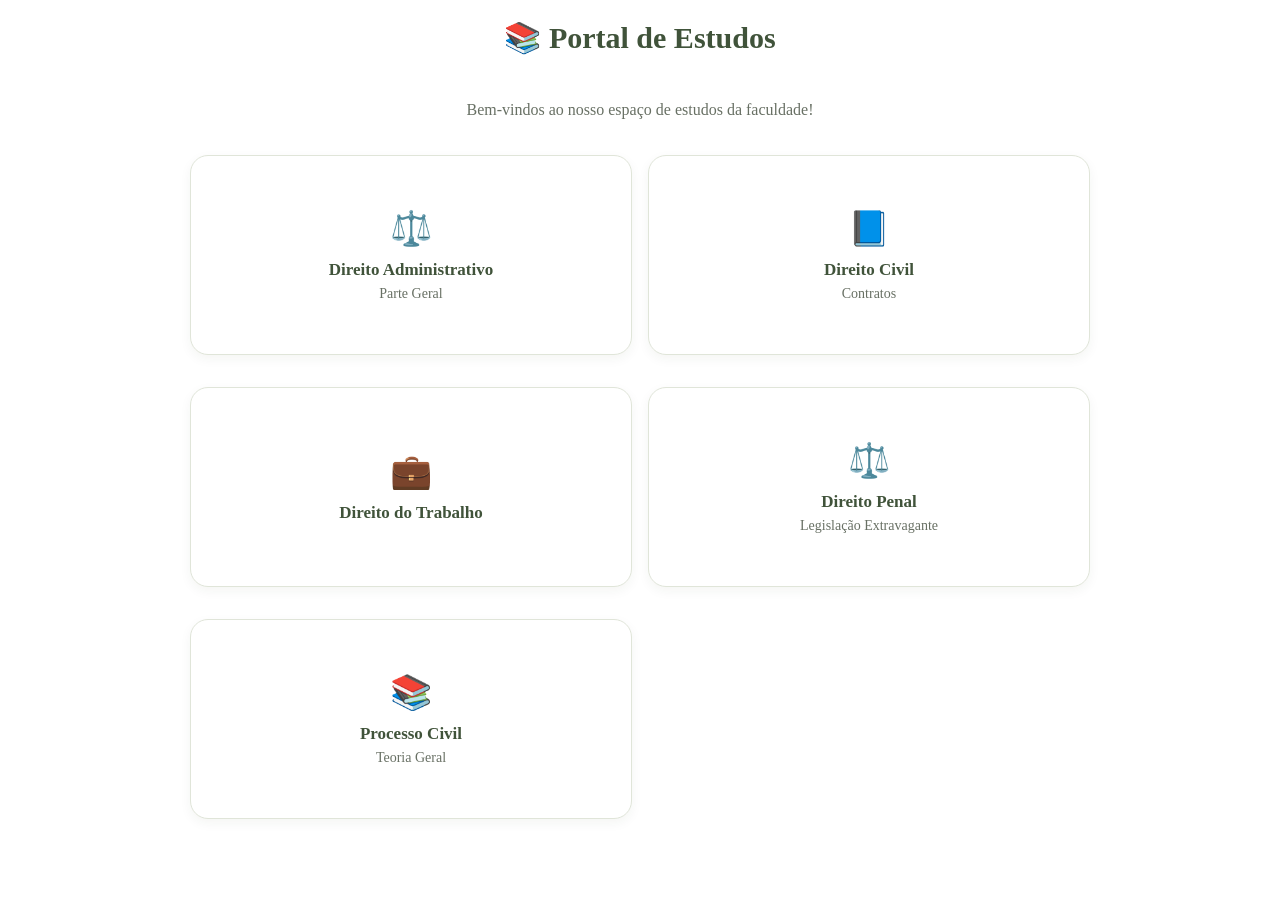
<file: index.html>
<!DOCTYPE html>
<html lang="pt-BR">
<head>
    <meta charset="UTF-8">
    <meta name="viewport" content="width=device-width, initial-scale=1.0">
    <title>Portal de Estudos</title>
    <style>
        .card {
                display: flex;
                    flex-direction: column;
                        align-items: center;
                            justify-content: center;
                                min-height: 150px;
                                    padding: 24px 16px;
                                        background: #ffffff;
                                            color: #40533a;
                                                border: 1px solid #e0e5d9;
                                                    border-radius: 18px;
                                                        text-decoration: none;
                                                            text-align: center;
                                                                box-shadow: 0 4px 12px #26351a0d;
                                                                    margin-bottom: 16px;
                                                                    }

                                                                    .icone {
                                                                        font-size: 34px;
                                                                            margin-bottom: 12px;
                                                                            }

                                                                            .nome {
                                                                                font-size: 17px;
                                                                                    font-weight: bold;
                                                                                    }

                                                                                    .detalhe {
                                                                                        font-size: 14px;
                                                                                            color: #687064;
                                                                                                margin-top: 6px;
                                                                                                }
        }
                            body {
                                    font-family: Arial, sans-serif;
                                            background: #f5f6f1;
                                                    color: #30382d;
                                                            margin: 0;
                                                                    padding: 30px 20px;
                                                                        }

                                                                            h1 {
                                                                                    color: #40533a;
                                                                                            text-align: center;
                                                                                                    font-size: 30px;
                                                                                                            margin-bottom: 10px;
                                                                                                                }

                                                                                                                    p {
                                                                                                                            text-align: center;
                                                                                                                                    color: #687064;
                                                                                                                                            line-height: 1.6;
                                                                                                                                                }

                                                                                                                                                    a {
                                                                                                                                                            text-decoration: none;
                                                                                                                                                                }

                                                                                                                                                                    a:has(button) {
                                                                                                                                                                            display: block;
                                                                                                                                                                                    width: 100%;
                                                                                                                                                                                        }

                                                                                                                                                                                            button {
                                                                                                                                                                                                    width: 100%;
                                                                                                                                                                                                            min-height: 100px;
                                                                                                                                                                                                                    padding: 22px 16px;
                                                                                                                                                                                                                            background: #ffffff;
                                                                                                                                                                                                                                    color: #40533a;
                                                                                                                                                                                                                                            border: 1px solid #e0e5d9;
                                                                                                                                                                                                                                                    border-radius: 16px;
                                                                                                                                                                                                                                                            font-size: 17px;
                                                                                                                                                                                                                                                                    font-weight: bold;
                                                                                                                                                                                                                                                                            text-align: center;
                                                                                                                                                                                                                                                                                    cursor: pointer;
                                                                                                                                                                                                                                                                                            box-shadow: 0 3px 10px #26351a0d;
                                                                                                                                                                                                                                                                                                    transition: 0.2s;
                                                                                                                                                                                                                                                                                                        }

                                                                                                                                                                                                                                                                                                            button:hover {
                                                                                                                                                                                                                                                                                                                    background: #e9eee3;
                                                                                                                                                                                                                                                                                                                            border-color: #718365;
                                                                                                                                                                                                                                                                                                                                }

                                                                                                                                                                                                                                                                                                                                    a:has(button) {
                                                                                                                                                                                                                                                                                                                                            margin-bottom: 14px;
                                                                                                                                                                                                                                                                                                                                                }

                                                                                                                                                                                                                                                                                                                                                    body > a:last-of-type {
                                                                                                                                                                                                                                                                                                                                                            color: #40533a;
                                                                                                                                                                                                                                                                                                                                                                }

                                                                                                                                                                                                                                                                                                                                                                    @media (min-width: 600px) {
                                                                                                                                                                                                                                                                                                                                                                            body {
                                                                                                                                                                                                                                                                                                                                                                                        max-width: 900px;
                                                                                                                                                                                                                                                                                                                                                                                                    margin: 0 auto;
                                                                                                                                                                                                                                                                                                                                                                                                            }

                                                                                                                                                                                                                                                                                                                                                                                                                    body {
                                                                                                                                                                                                                                                                                                                                                                                                                                display: grid;
                                                                                                                                                                                                                                                                                                                                                                                                                                            grid-template-columns: repeat(2, minmax(0, 1fr));
                                                                                                                                                                                                                                                                                                                                                                                                                                                        gap: 16px;
                                                                                                                                                                                                                                                                                                                                                                                                                                                                }

                                                                                                                                                                                                                                                                                                                                                                                                                                                                        h1, p {
                                                                                                                                                                                                                                                                                                                                                                                                                                                                                    grid-column: 1 / -1;
                                                                                                                                                                                                                                                                                                                                                                                                                                                                                            }
                                                                                                                                                                                                                                                                                                                                                                                                                                                                                                }
                                                                                                                                                                                                                                                                                                                                                                                                                                                                                                </style>
</head>
<body>
    <h1>📚 Portal de Estudos</h1>
    <p>Bem-vindos ao nosso espaço de estudos da faculdade!</p>
    <a href="frontend/administrativo.html" class="card">
            <span class="icone">⚖️</span>
                <span class="nome">Direito Administrativo</span>
                    <span class="detalhe">Parte Geral</span>
                    </a>
                                            <a href="frontend/civil.html" class="card">
                                                    <span class="icone">📘</span>
                                                        <span class="nome">Direito Civil</span>
                                                            <span class="detalhe">Contratos</span>
                                                            </a>
    <a href="frontend/trabalho.html" class="card">
            <span class="icone">💼</span>
                <span class="nome">Direito do Trabalho</span>
                </a>
        <a href="frontend/penal.html" class="card">
                <span class="icone">⚖️</span>
                    <span class="nome">Direito Penal</span>
                        <span class="detalhe">Legislação Extravagante</span>
                        </a>
        <a href="frontend/processo-civil.html" class="card">
                <span class="icone">📚</span>
                    <span class="nome">Processo Civil</span>
                        <span class="detalhe">Teoria Geral</span>
                        </a>
</body>
</html>
</file>
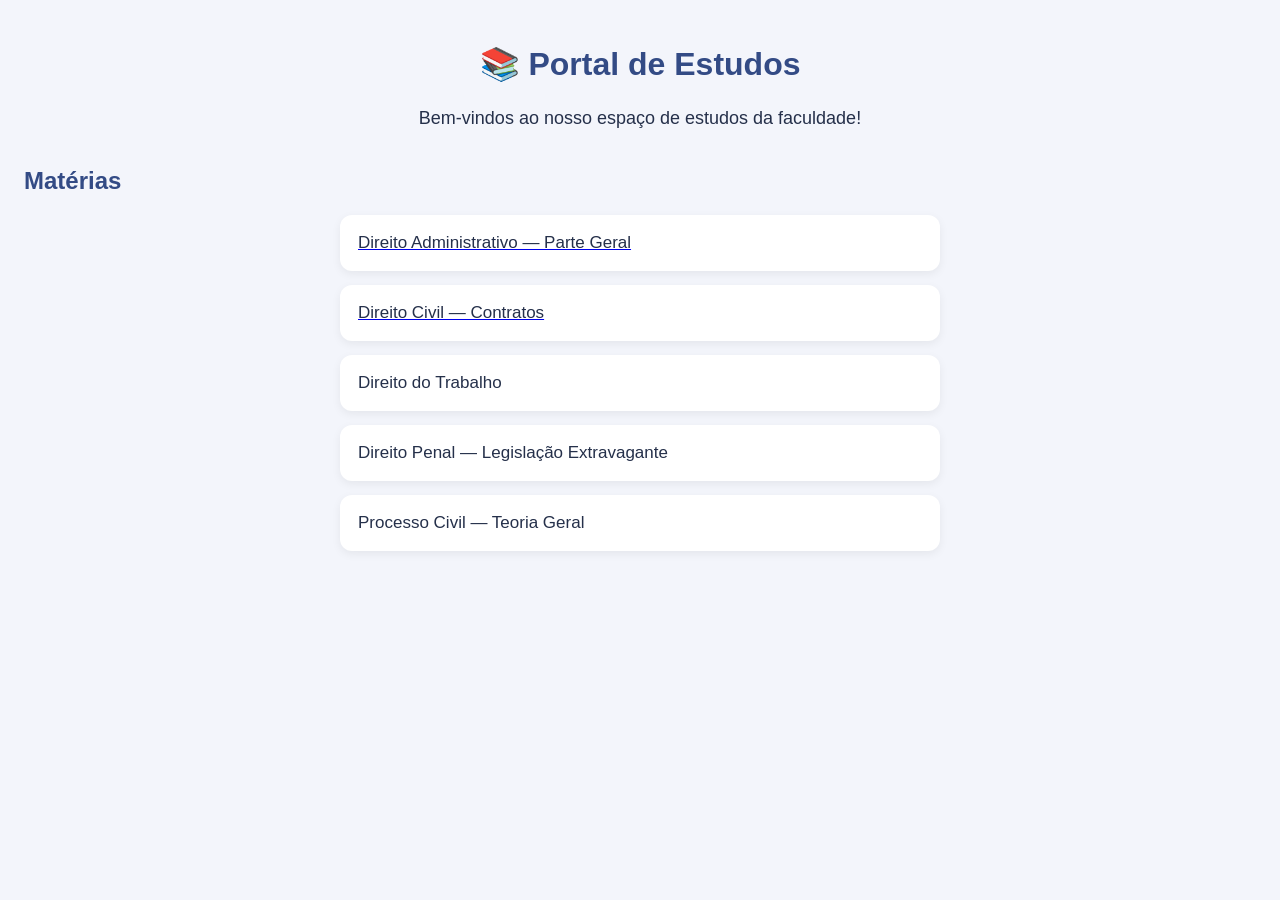
<file: frontend/index.html>
<!DOCTYPE html>
<html lang="pt-BR">
<head>
    <meta charset="UTF-8">
        <meta name="viewport" content="width=device-width, initial-scale=1.0">
            <title>Portal de Estudos</title>
            <link rel="stylesheet" href="style.css">
            </head>
            <body>
                <h1>📚 Portal de Estudos</h1>
                    <p>Bem-vindos ao nosso espaço de estudos da faculdade!</p>

                        <h2>Matérias</h2>

                            <a href="administrativo.html">
                                    <button>Direito Administrativo — Parte Geral</button>
                            </a>
                                <a href="civil.html">
                                        <button>Direito Civil — Contratos</button>
                                        </a>
                                    <button>Direito do Trabalho</button>
                                        <button>Direito Penal — Legislação Extravagante</button>
                                            <button>Processo Civil — Teoria Geral</button>
                                            </body>
                                            </html>
</file>
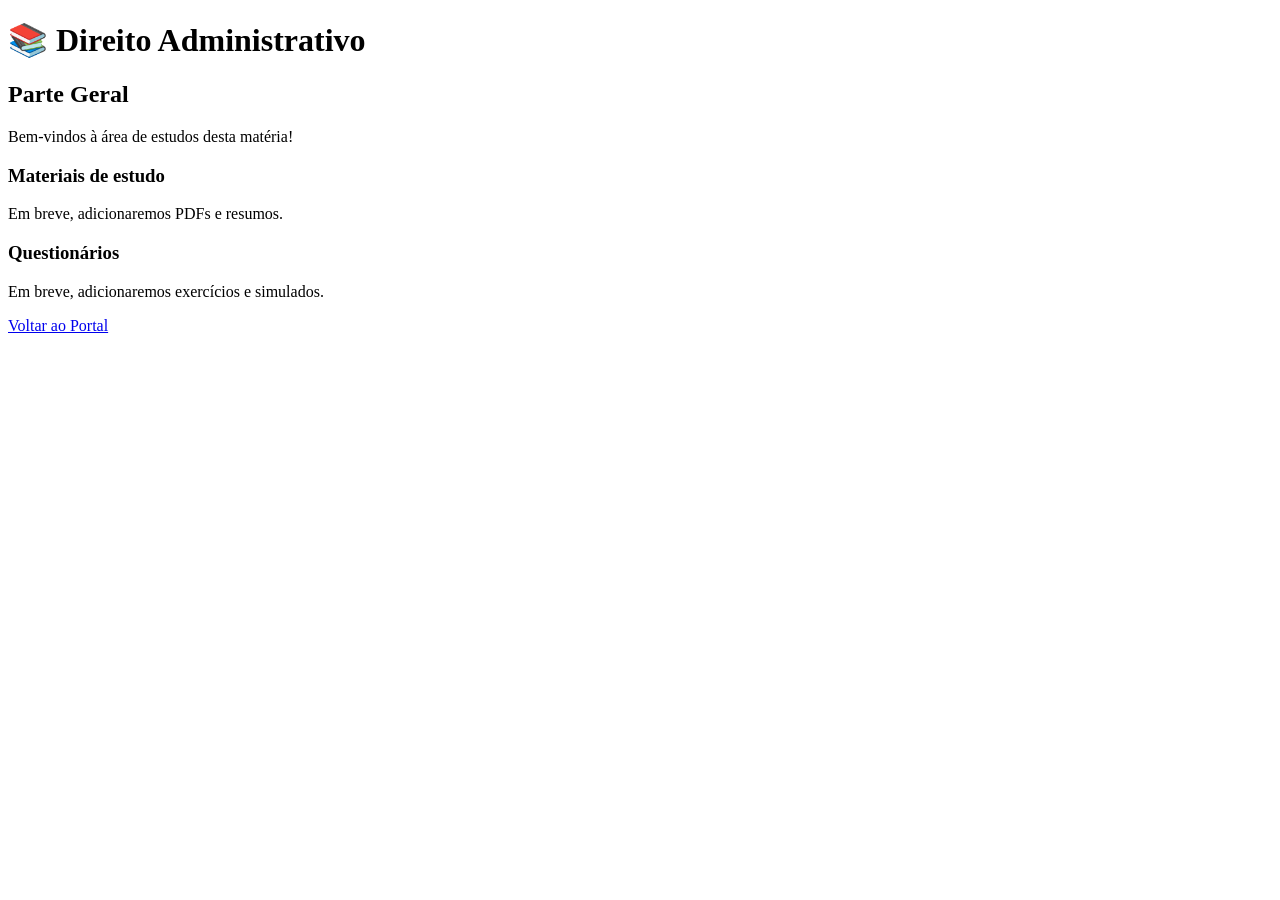
<file: frontend/administrativo.html>
<!DOCTYPE html>
<html lang="pt-BR">
<head>
    <meta charset="UTF-8">
        <meta name="viewport" content="width=device-width, initial-scale=1.0">
            <title>Direito Administrativo</title>
            </head>
            <body>
                <h1>📚 Direito Administrativo</h1>
                    <h2>Parte Geral</h2>

                        <p>Bem-vindos à área de estudos desta matéria!</p>

                            <h3>Materiais de estudo</h3>
                                <p>Em breve, adicionaremos PDFs e resumos.</p>

                                    <h3>Questionários</h3>
                                        <p>Em breve, adicionaremos exercícios e simulados.</p>

                                            <a href="../index.html">Voltar ao Portal</a>
                                            </body>
                                            </html>
</file>
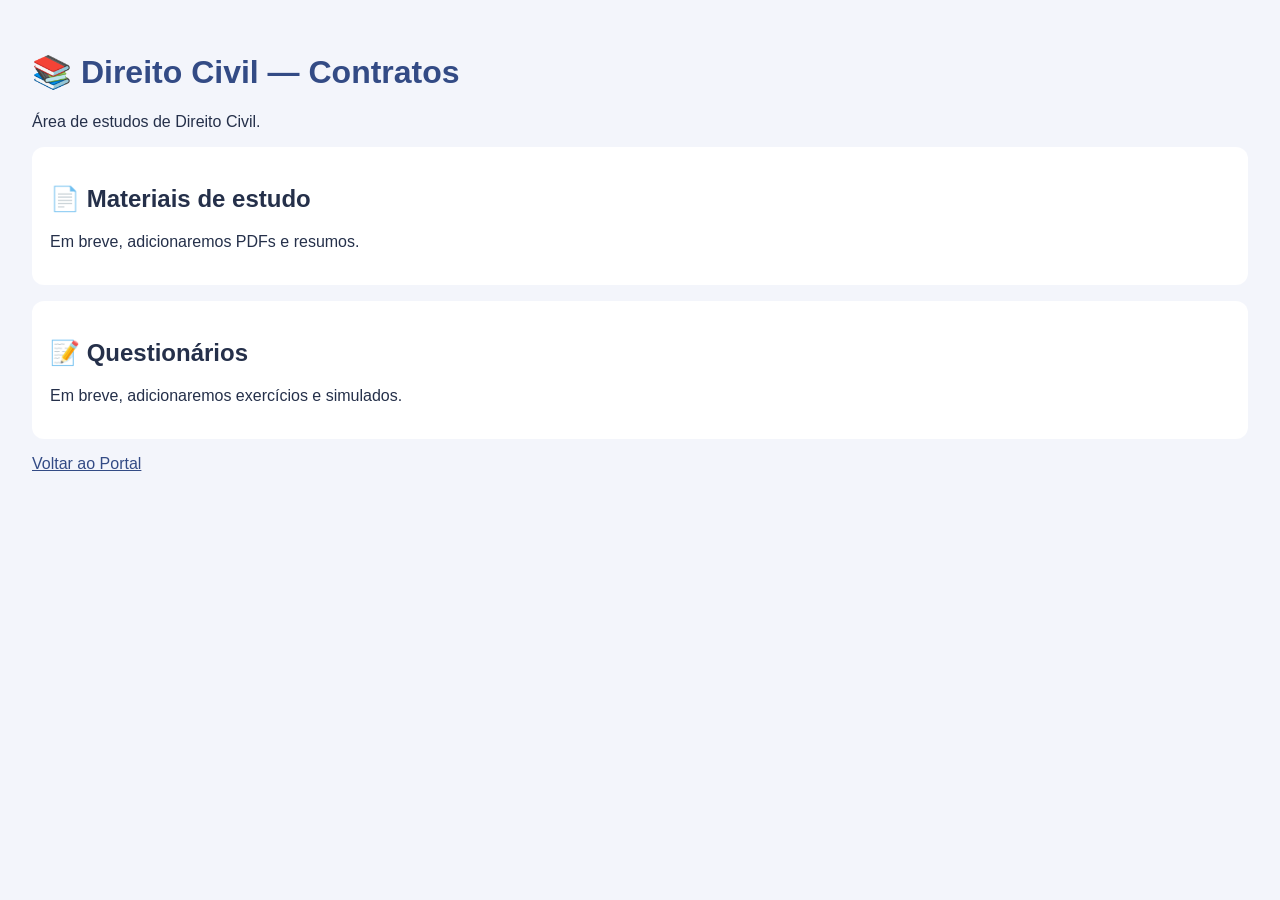
<file: frontend/civil.html>
<!DOCTYPE html>
<html lang="pt-BR">
<head>
    <meta charset="UTF-8">
        <meta name="viewport" content="width=device-width, initial-scale=1.0">
            <title>Direito Civil — Contratos</title>
                <style>
                        body {
                                    font-family: Arial, sans-serif;
                                                background: #f3f5fb;
                                                            color: #25304a;
                                                                        padding: 24px;
                                                                                }
                                                                                        h1 {
                                                                                                    color: #334b85;
                                                                                                            }
                                                                                                                    section {
                                                                                                                                background: white;
                                                                                                                                            padding: 18px;
                                                                                                                                                        margin: 16px 0;
                                                                                                                                                                    border-radius: 12px;
                                                                                                                                                                            }
                                                                                                                                                                                    a {
                                                                                                                                                                                                color: #334b85;
                                                                                                                                                                                                        }
                                                                                                                                                                                                            </style>
                                                                                                                                                                                                            </head>
                                                                                                                                                                                                            <body>
                                                                                                                                                                                                                <h1>📚 Direito Civil — Contratos</h1>
                                                                                                                                                                                                                    <p>Área de estudos de Direito Civil.</p>

                                                                                                                                                                                                                        <section>
                                                                                                                                                                                                                                <h2>📄 Materiais de estudo</h2>
                                                                                                                                                                                                                                        <p>Em breve, adicionaremos PDFs e resumos.</p>
                                                                                                                                                                                                                                            </section>

                                                                                                                                                                                                                                                <section>
                                                                                                                                                                                                                                                        <h2>📝 Questionários</h2>
                                                                                                                                                                                                                                                                <p>Em breve, adicionaremos exercícios e simulados.</p>
                                                                                                                                                                                                                                                                    </section>

                                                                                                                                                                                                                                                                        <p><a href="../index.html">Voltar ao Portal</a></p>
                                                                                                                                                                                                                                                                        </body>
                                                                                                                                                                                                                                                                        </html>
</file>
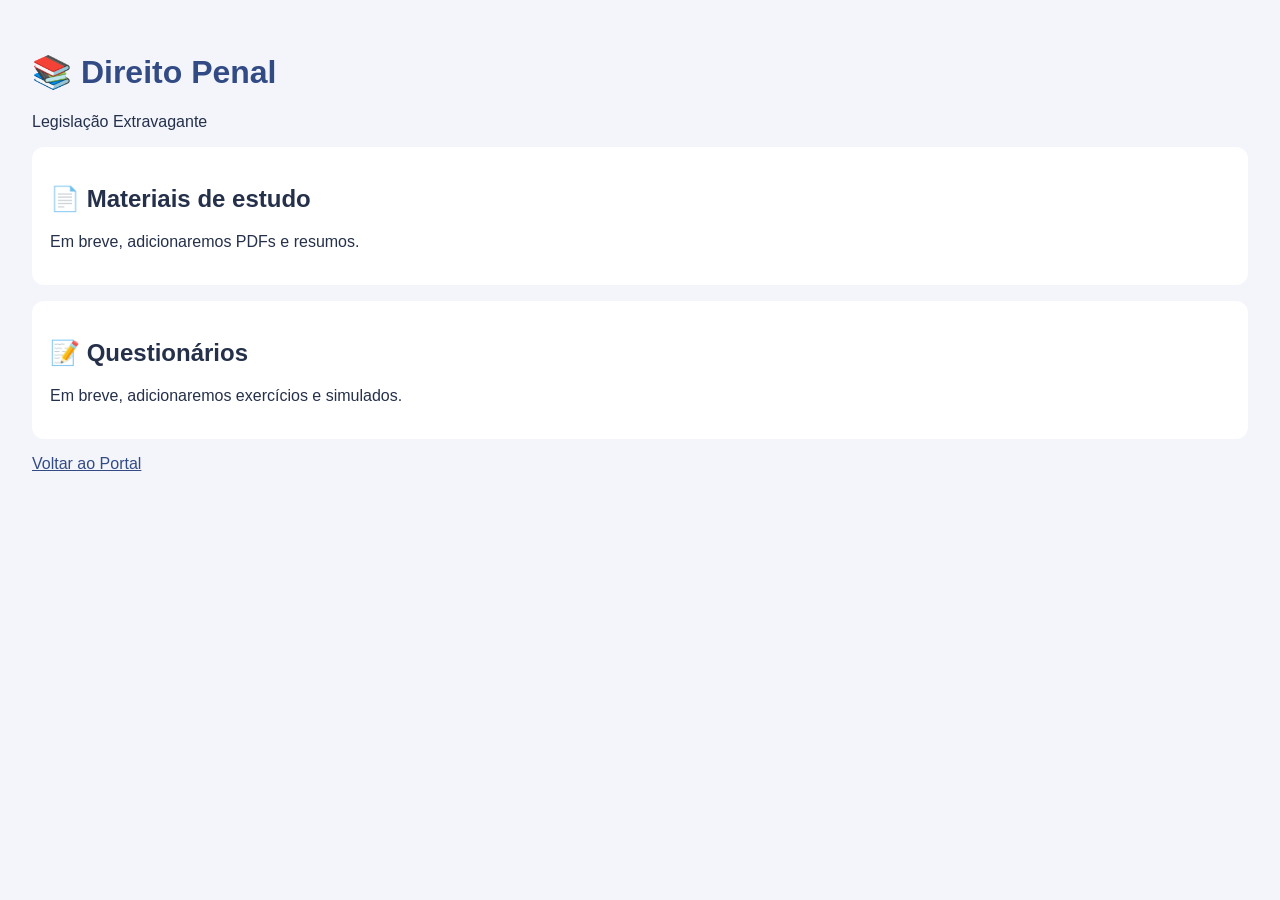
<file: frontend/penal.html>
<!DOCTYPE html>
<html lang="pt-BR">
<head>
    <meta charset="UTF-8">
        <meta name="viewport" content="width=device-width, initial-scale=1.0">
            <title>Direito Penal — Legislação Extravagante</title>
                <style>
                        body {
                                    font-family: Arial, sans-serif;
                                                background: #f3f5fb;
                                                            color: #25304a;
                                                                        padding: 24px;
                                                                                }
                                                                                        h1 {
                                                                                                    color: #334b85;
                                                                                                            }
                                                                                                                    section {
                                                                                                                                background: white;
                                                                                                                                            padding: 18px;
                                                                                                                                                        margin: 16px 0;
                                                                                                                                                                    border-radius: 12px;
                                                                                                                                                                            }
                                                                                                                                                                                    a {
                                                                                                                                                                                                color: #334b85;
                                                                                                                                                                                                        }
                                                                                                                                                                                                            </style>
                                                                                                                                                                                                            </head>
                                                                                                                                                                                                            <body>
                                                                                                                                                                                                                <h1>📚 Direito Penal</h1>
                                                                                                                                                                                                                    <p>Legislação Extravagante</p>

                                                                                                                                                                                                                        <section>
                                                                                                                                                                                                                                <h2>📄 Materiais de estudo</h2>
                                                                                                                                                                                                                                        <p>Em breve, adicionaremos PDFs e resumos.</p>
                                                                                                                                                                                                                                            </section>

                                                                                                                                                                                                                                                <section>
                                                                                                                                                                                                                                                        <h2>📝 Questionários</h2>
                                                                                                                                                                                                                                                                <p>Em breve, adicionaremos exercícios e simulados.</p>
                                                                                                                                                                                                                                                                    </section>

                                                                                                                                                                                                                                                                        <p><a href="../index.html">Voltar ao Portal</a></p>
                                                                                                                                                                                                                                                                        </body>
                                                                                                                                                                                                                                                                        </html>
</file>
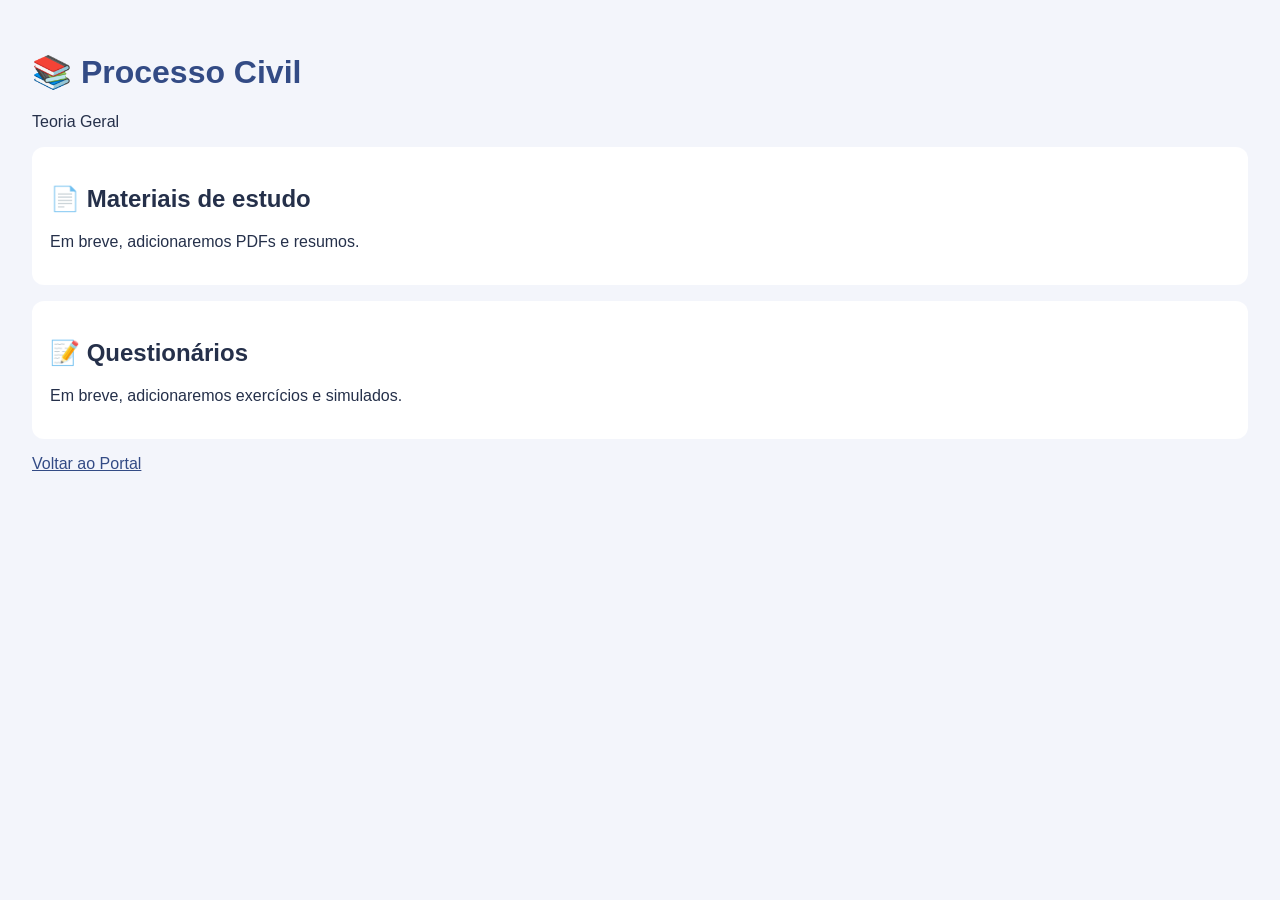
<file: frontend/processo-civil.html>
<!DOCTYPE html>
<html lang="pt-BR">
<head>
    <meta charset="UTF-8">
        <meta name="viewport" content="width=device-width, initial-scale=1.0">
            <title>Processo Civil — Teoria Geral</title>
                <style>
                        body {
                                    font-family: Arial, sans-serif;
                                                background: #f3f5fb;
                                                            color: #25304a;
                                                                        padding: 24px;
                                                                                }
                                                                                        h1 {
                                                                                                    color: #334b85;
                                                                                                            }
                                                                                                                    section {
                                                                                                                                background: white;
                                                                                                                                            padding: 18px;
                                                                                                                                                        margin: 16px 0;
                                                                                                                                                                    border-radius: 12px;
                                                                                                                                                                            }
                                                                                                                                                                                    a {
                                                                                                                                                                                                color: #334b85;
                                                                                                                                                                                                        }
                                                                                                                                                                                                            </style>
                                                                                                                                                                                                            </head>
                                                                                                                                                                                                            <body>
                                                                                                                                                                                                                <h1>📚 Processo Civil</h1>
                                                                                                                                                                                                                    <p>Teoria Geral</p>

                                                                                                                                                                                                                        <section>
                                                                                                                                                                                                                                <h2>📄 Materiais de estudo</h2>
                                                                                                                                                                                                                                        <p>Em breve, adicionaremos PDFs e resumos.</p>
                                                                                                                                                                                                                                            </section>

                                                                                                                                                                                                                                                <section>
                                                                                                                                                                                                                                                        <h2>📝 Questionários</h2>
                                                                                                                                                                                                                                                                <p>Em breve, adicionaremos exercícios e simulados.</p>
                                                                                                                                                                                                                                                                    </section>

                                                                                                                                                                                                                                                                        <p><a href="../index.html">Voltar ao Portal</a></p>
                                                                                                                                                                                                                                                                        </body>
                                                                                                                                                                                                                                                                        </html>
</file>
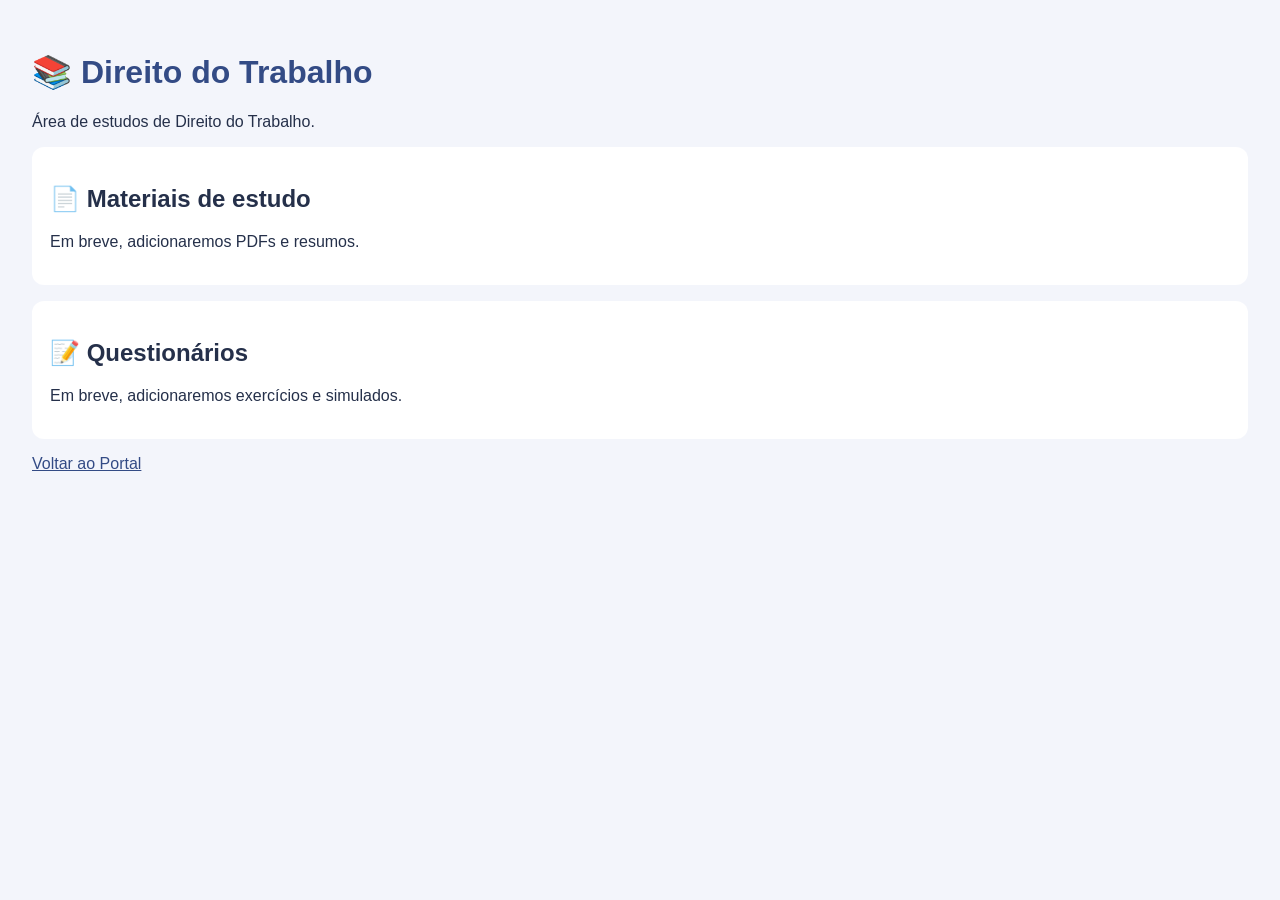
<file: frontend/trabalho.html>
<!DOCTYPE html>
<html lang="pt-BR">
<head>
    <meta charset="UTF-8">
        <meta name="viewport" content="width=device-width, initial-scale=1.0">
            <title>Direito do Trabalho</title>
                <style>
                        body {
                                    font-family: Arial, sans-serif;
                                                background: #f3f5fb;
                                                            color: #25304a;
                                                                        padding: 24px;
                                                                                }
                                                                                        h1 {
                                                                                                    color: #334b85;
                                                                                                            }
                                                                                                                    section {
                                                                                                                                background: white;
                                                                                                                                            padding: 18px;
                                                                                                                                                        margin: 16px 0;
                                                                                                                                                                    border-radius: 12px;
                                                                                                                                                                            }
                                                                                                                                                                                    a {
                                                                                                                                                                                                color: #334b85;
                                                                                                                                                                                                        }
                                                                                                                                                                                                            </style>
                                                                                                                                                                                                            </head>
                                                                                                                                                                                                            <body>
                                                                                                                                                                                                                <h1>📚 Direito do Trabalho</h1>
                                                                                                                                                                                                                    <p>Área de estudos de Direito do Trabalho.</p>

                                                                                                                                                                                                                        <section>
                                                                                                                                                                                                                                <h2>📄 Materiais de estudo</h2>
                                                                                                                                                                                                                                        <p>Em breve, adicionaremos PDFs e resumos.</p>
                                                                                                                                                                                                                                            </section>

                                                                                                                                                                                                                                                <section>
                                                                                                                                                                                                                                                        <h2>📝 Questionários</h2>
                                                                                                                                                                                                                                                                <p>Em breve, adicionaremos exercícios e simulados.</p>
                                                                                                                                                                                                                                                                    </section>

                                                                                                                                                                                                                                                                        <p><a href="../index.html">Voltar ao Portal</a></p>
                                                                                                                                                                                                                                                                        </body>
                                                                                                                                                                                                                                                                        </html>
</file>
<file: frontend/style.css>
* {
        box-sizing: border-box;
        }

        body {
            margin: 0;
                padding: 24px;
                    font-family: Arial, sans-serif;
                        background: #f3f5fb;
                            color: #25304a;
                            }

                            h1 {
                                text-align: center;
                                    color: #334b85;
                                        font-size: 32px;
                                        }

                                        p {
                                            text-align: center;
                                                font-size: 18px;
                                                    line-height: 1.5;
                                                    }

                                                    h2 {
                                                        margin-top: 35px;
                                                            color: #334b85;
                                                            }

                                                            button {
                                                                display: block;
                                                                    width: 100%;
                                                                        max-width: 600px;
                                                                            margin: 14px auto;
                                                                                padding: 18px;
                                                                                    border: none;
                                                                                        border-radius: 12px;
                                                                                            background: white;
                                                                                                color: #25304a;
                                                                                                    font-size: 17px;
                                                                                                        text-align: left;
                                                                                                            box-shadow: 0 3px 10px #00000010;
                                                                                                                cursor: pointer;
                                                                                                                }

                                                                                                                button:hover {
                                                                                                                    background: #e5ebff;
                                                                                                                    }
}
</file>
